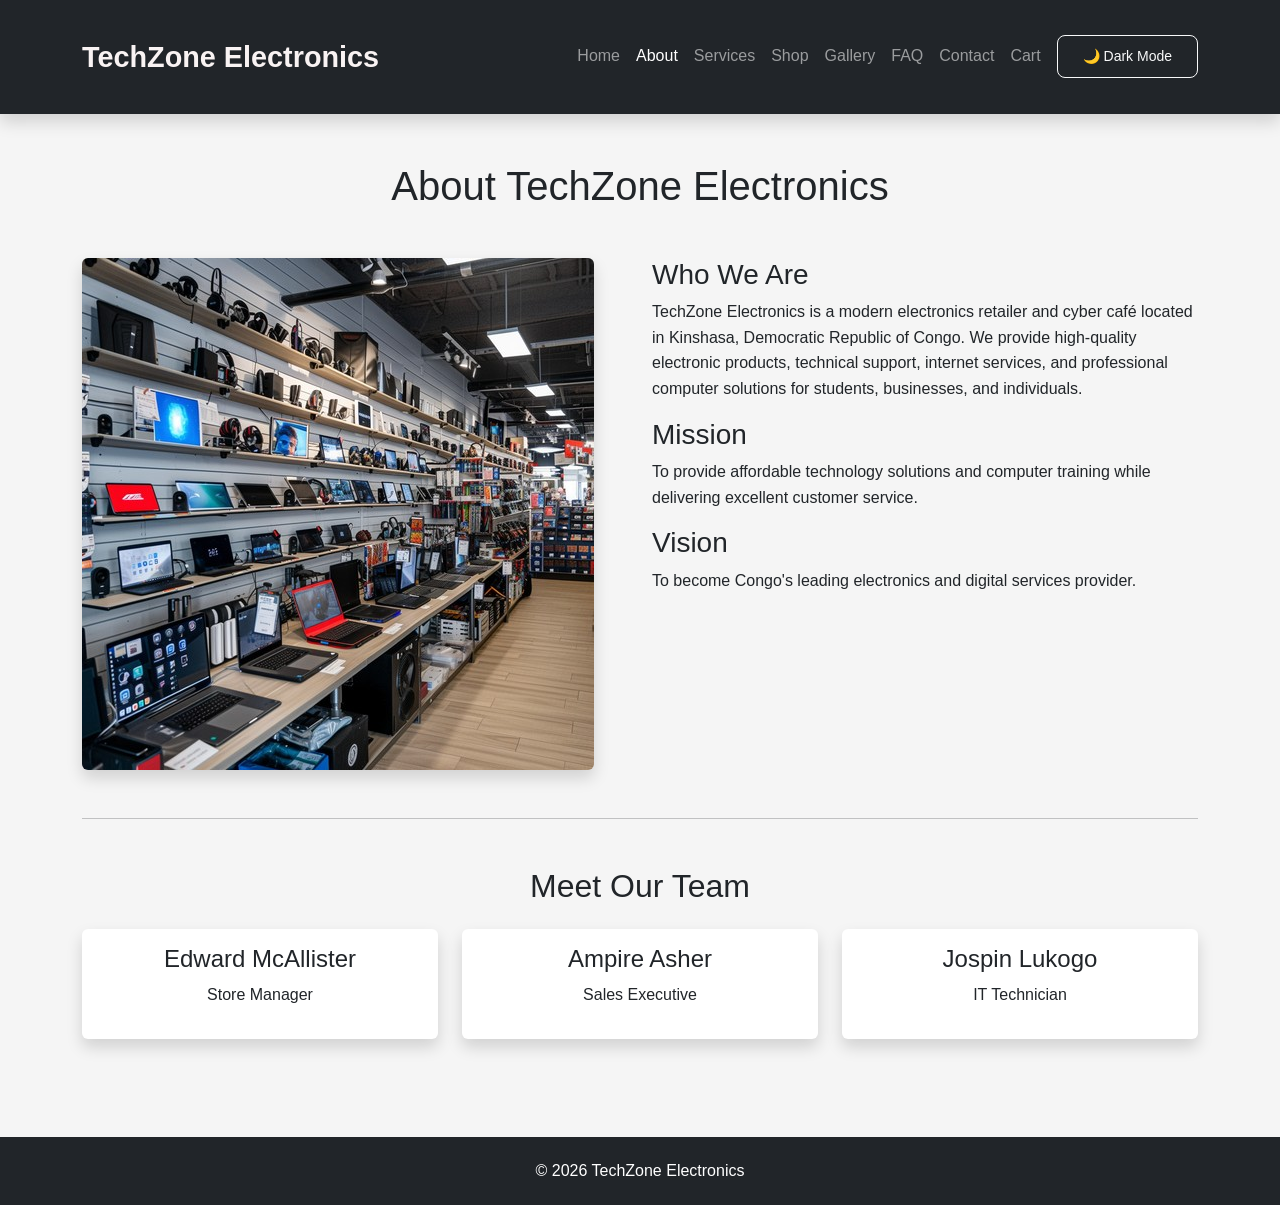
<file: About.html>
<!DOCTYPE html>
<html lang="en">

<head>

    <meta charset="UTF-8">
    <meta name="viewport" content="width=device-width, initial-scale=1.0">

    <title>About | TechZone Electronics</title>

    <link href="https://cdn.jsdelivr.net/npm/bootstrap@5.3.3/dist/css/bootstrap.min.css" rel="stylesheet">

    <link rel="stylesheet" href="css/style.css">

</head>

<body>

    <nav class="navbar navbar-expand-lg navbar-dark bg-dark shadow">

        <div class="container">

            <a class="navbar-brand fw-bold" href="index.html">
                TechZone Electronics
            </a>

            <button
                class="navbar-toggler"
                data-bs-toggle="collapse"
                data-bs-target="#menu">

                <span class="navbar-toggler-icon"></span>

            </button>

            <div class="collapse navbar-collapse" id="menu">

                <ul class="navbar-nav ms-auto">

                    <li class="nav-item">
                        <a class="nav-link" href="index.html">Home</a>
                    </li>

                    <li class="nav-item">
                        <a class="nav-link active" href="about.html">About</a>
                    </li>

                    <li class="nav-item">
                        <a class="nav-link" href="services.html">Services</a>
                    </li>

                    <li class="nav-item">
                        <a class="nav-link" href="shop.html">Shop</a>
                    </li>

                    <li class="nav-item">
                        <a class="nav-link" href="gallery.html">Gallery</a>
                    </li>

                    <li class="nav-item">
                        <a class="nav-link" href="faq.html">FAQ</a>
                    </li>

                    <li class="nav-item">
                        <a class="nav-link" href="contact.html">Contact</a>
                    </li>

                    <li class="nav-item">
                        <a class="nav-link" href="cart.html">Cart</a>
                    </li>

                    <li class="nav-item">
                        <button
                            id="darkModeBtn"
                            class="btn btn-outline-light btn-sm ms-2">
                            🌙 Dark Mode
                        </button>
                    </li>

                </ul>

            </div>

        </div>

    </nav>

    <div class="container py-5">

        <h1 class="text-center mb-5">
            About TechZone Electronics
        </h1>

        <div class="row">

            <div class="col-lg-6">

                <img
                    src="Images/electronics-store-interior-stockcake.jpg"
                    class="img-fluid rounded shadow"
                    alt="TechZone Electronics">

            </div>

            <div class="col-lg-6">

                <h3>Who We Are</h3>

                <p>
                    TechZone Electronics is a modern electronics retailer and cyber café
                    located in Kinshasa, Democratic Republic of Congo. We provide
                    high-quality electronic products, technical support, internet services,
                    and professional computer solutions for students, businesses, and
                    individuals.
                </p>

                <h3>Mission</h3>

                <p>
                    To provide affordable technology solutions and computer training while
                    delivering excellent customer service.
                </p>

                <h3>Vision</h3>

                <p>
                    To become Congo's leading electronics and digital services provider.
                </p>

            </div>

        </div>

        <hr class="my-5">

        <h2 class="text-center mb-4">
            Meet Our Team
        </h2>

        <div class="row text-center">

            <div class="col-md-4">

                <div class="card shadow">

                    <div class="card-body">

                        <h4>Edward McAllister</h4>

                        <p>Store Manager</p>

                    </div>

                </div>

            </div>

            <div class="col-md-4">

                <div class="card shadow">

                    <div class="card-body">

                        <h4>Ampire Asher</h4>

                        <p>Sales Executive</p>

                    </div>

                </div>

            </div>

            <div class="col-md-4">

                <div class="card shadow">

                    <div class="card-body">

                        <h4>Jospin Lukogo</h4>

                        <p>IT Technician</p>

                    </div>

                </div>

            </div>

        </div>

    </div>

    <footer class="bg-dark text-white text-center py-3">

        <p>&copy; 2026 TechZone Electronics</p>

    </footer>

    <script src="https://cdn.jsdelivr.net/npm/bootstrap@5.3.3/dist/js/bootstrap.bundle.min.js"></script>

    <script src="js/script.js"></script>

</body>

</html>
</file>
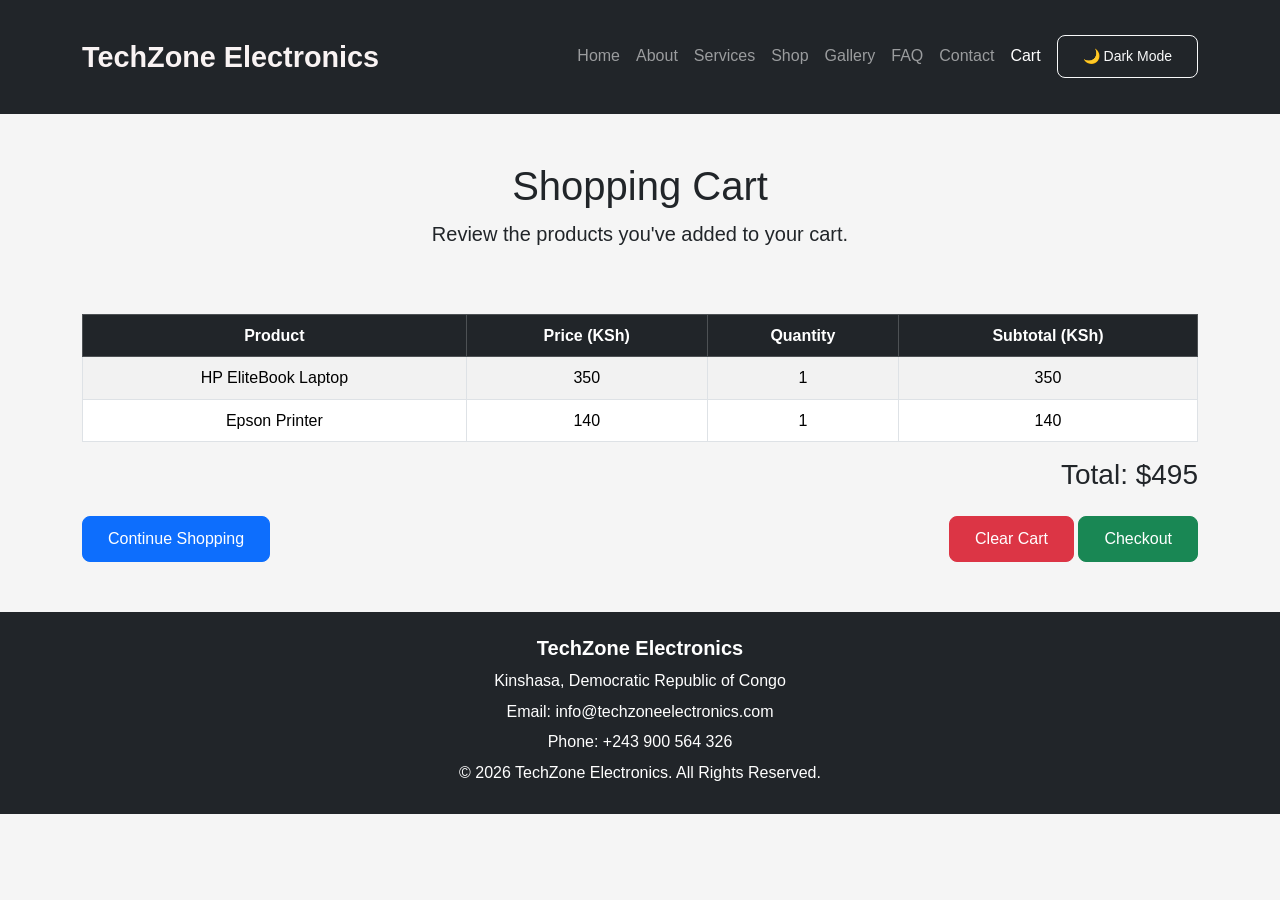
<file: Cart.html>
<!DOCTYPE html>
<html lang="en">

<head>

    <meta charset="UTF-8">
    <meta name="viewport" content="width=device-width, initial-scale=1.0">

    <title>Shopping Cart | TechZone Electronics</title>

    <link href="https://cdn.jsdelivr.net/npm/bootstrap@5.3.3/dist/css/bootstrap.min.css" rel="stylesheet">

  
    <link rel="stylesheet" href="css/style.css">

</head>

<body>


    <nav class="navbar navbar-expand-lg navbar-dark bg-dark">

        <div class="container">

            <a class="navbar-brand" href="index.html">
                TechZone Electronics
            </a>

            <button class="navbar-toggler"
                    type="button"
                    data-bs-toggle="collapse"
                    data-bs-target="#navbarNav">

                <span class="navbar-toggler-icon"></span>

            </button>

            <div class="collapse navbar-collapse" id="navbarNav">

                <ul class="navbar-nav ms-auto">

                    <li class="nav-item">
                        <a class="nav-link" href="index.html">Home</a>
                    </li>

                    <li class="nav-item">
                        <a class="nav-link" href="about.html">About</a>
                    </li>

                    <li class="nav-item">
                        <a class="nav-link" href="services.html">Services</a>
                    </li>

                    <li class="nav-item">
                        <a class="nav-link" href="shop.html">Shop</a>
                    </li>

                    <li class="nav-item">
                        <a class="nav-link" href="gallery.html">Gallery</a>
                    </li>

                    <li class="nav-item">
                        <a class="nav-link" href="faq.html">FAQ</a>
                    </li>

                    <li class="nav-item">
                        <a class="nav-link" href="contact.html">Contact</a>
                    </li>

                    <li class="nav-item">
                        <a class="nav-link active" href="cart.html">Cart</a>
                    </li>
                    <li class="nav-item">
                         <button id="darkModeBtn" class="btn btn-outline-light btn-sm ms-2">
                            🌙 Dark Mode
                        </button>
                    </li>

                </ul>

            </div>

        </div>

    </nav>

    

    <div class="container text-center py-5">

        <h1>Shopping Cart</h1>

        <p class="lead">
            Review the products you've added to your cart.
        </p>

    </div>

  

    <div class="container mb-5">

        <div class="table-responsive">

            <table class="table table-bordered table-striped text-center">

                <thead class="table-dark">

                    <tr>

                        <th>Product</th>
                        <th>Price (KSh)</th>
                        <th>Quantity</th>
                        <th>Subtotal (KSh)</th>

                    </tr>

                </thead>

                <tbody id="cartTable">

                    <tr>

                        <td>HP EliteBook Laptop</td>

                        <td>350</td>

                        <td>1</td>

                        <td>350</td>

                    </tr>

                    <tr>

                        <td>Epson Printer</td>

                        <td>140</td>

                        <td>1</td>

                        <td>140</td>

                    </tr>

                </tbody>

            </table>

        </div>


        <div class="text-end">

            <h3>

                Total:
                <span id="cartTotal">
                    $495
                </span>

            </h3>

        </div>


        <div class="mt-4 d-flex justify-content-between">

            <a href="shop.html" class="btn btn-primary">

                Continue Shopping

            </a>

            <div>

                <button
                    class="btn btn-danger"
                    id="clearCart">

                    Clear Cart

                </button>

                <button
                    class="btn btn-success"
                    id="checkout">

                    Checkout

                </button>

            </div>

        </div>

    </div>



    <footer class="bg-dark text-white text-center p-4">

        <h5>TechZone Electronics</h5>

        <p>Kinshasa, Democratic Republic of Congo</p>

        <p>Email: info@techzoneelectronics.com</p>

        <p>Phone: +243 900 564 326</p>

        <p>&copy; 2026 TechZone Electronics. All Rights Reserved.</p>

    </footer>

    

    <script src="https://cdn.jsdelivr.net/npm/bootstrap@5.3.3/dist/js/bootstrap.bundle.min.js"></script>


    <script src="js/script.js"></script>

</body>

</html>
</file>
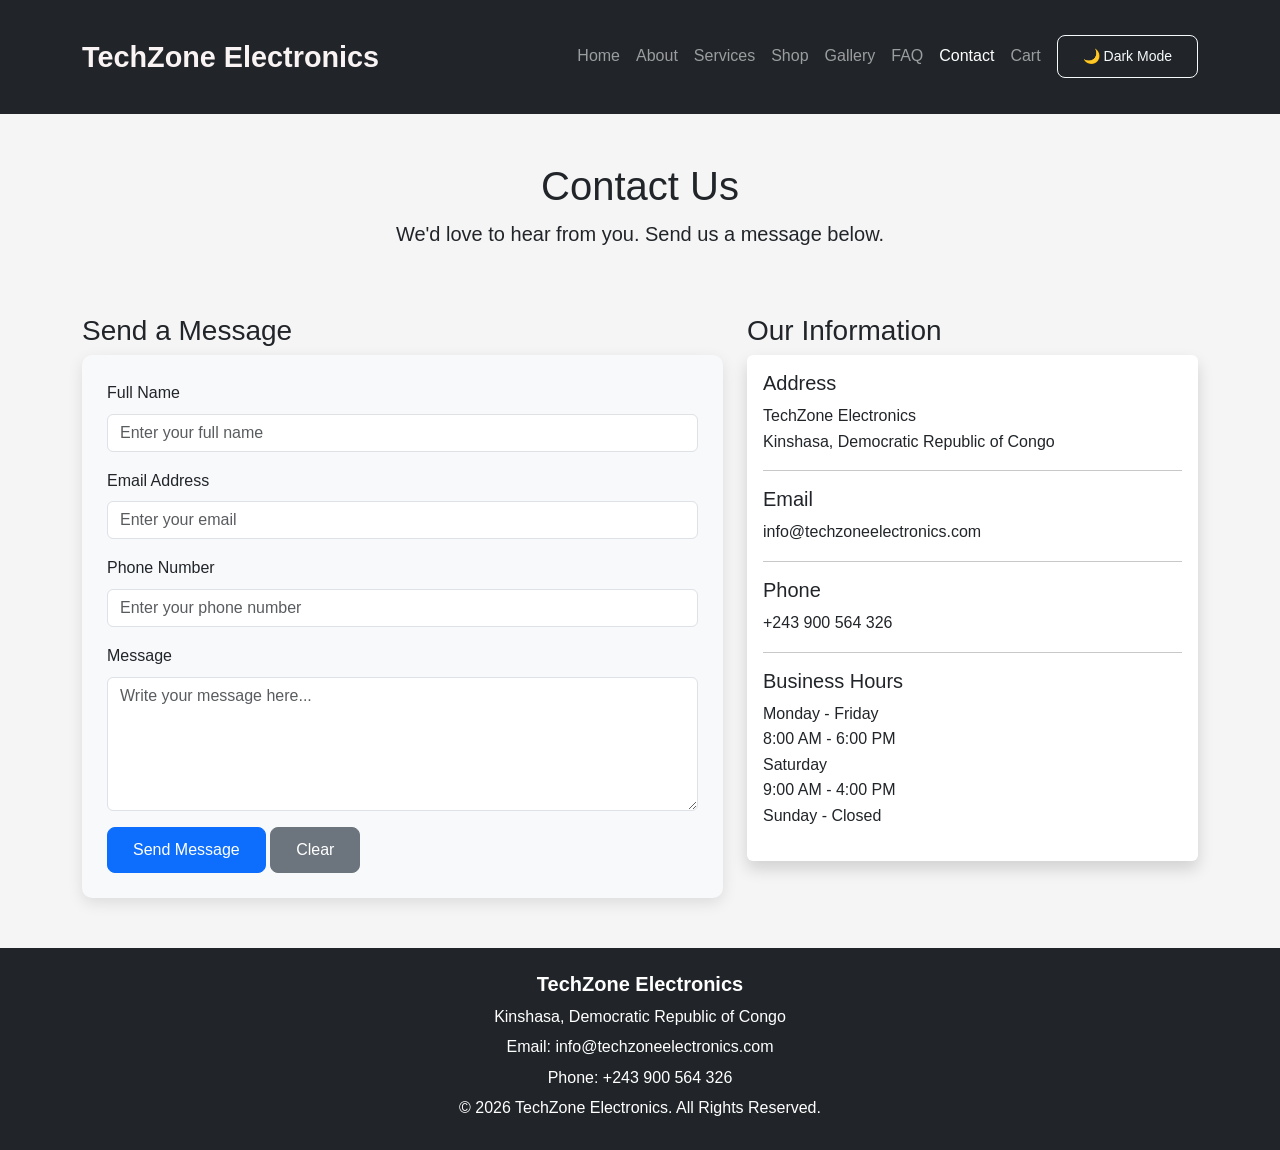
<file: Contact.html>
<!DOCTYPE html>
<html lang="en">

<head>

    <meta charset="UTF-8">
    <meta name="viewport" content="width=device-width, initial-scale=1.0">

    <title>Contact Us | TechZone Electronics</title>

   
    <link href="https://cdn.jsdelivr.net/npm/bootstrap@5.3.3/dist/css/bootstrap.min.css" rel="stylesheet">

    
    <link rel="stylesheet" href="css/style.css">

</head>

<body>

    

    <nav class="navbar navbar-expand-lg navbar-dark bg-dark">

        <div class="container">

            <a class="navbar-brand" href="index.html">
                TechZone Electronics
            </a>

            <button class="navbar-toggler"
                    type="button"
                    data-bs-toggle="collapse"
                    data-bs-target="#navbarNav">

                <span class="navbar-toggler-icon"></span>

            </button>

            <div class="collapse navbar-collapse" id="navbarNav">

                <ul class="navbar-nav ms-auto">

                    <li class="nav-item">
                        <a class="nav-link" href="index.html">Home</a>
                    </li>

                    <li class="nav-item">
                        <a class="nav-link" href="about.html">About</a>
                    </li>

                    <li class="nav-item">
                        <a class="nav-link" href="services.html">Services</a>
                    </li>

                    <li class="nav-item">
                        <a class="nav-link" href="shop.html">Shop</a>
                    </li>

                    <li class="nav-item">
                        <a class="nav-link" href="gallery.html">Gallery</a>
                    </li>

                    <li class="nav-item">
                        <a class="nav-link" href="faq.html">FAQ</a>
                    </li>

                    <li class="nav-item">
                        <a class="nav-link active" href="contact.html">Contact</a>
                    </li>

                    <li class="nav-item">
                        <a class="nav-link" href="cart.html">Cart</a>
                    </li>
                    <li class="nav-item">
                        <button
                            id="darkModeBtn"
                            class="btn btn-outline-light btn-sm ms-2">
                            🌙 Dark Mode
                        </button>
                    </li>

                </ul>

            </div>

        </div>

    </nav>



    <div class="container py-5 text-center">

        <h1>Contact Us</h1>

        <p class="lead">
            We'd love to hear from you. Send us a message below.
        </p>

    </div>

   
    <div class="container mb-5">

        <div class="row">


            <div class="col-md-7">

                <h3>Send a Message</h3>

<form id="contactForm">

    <div class="mb-3">

        <label class="form-label">Full Name</label>

        <input
            type="text"
            class="form-control"
            id="name"
            placeholder="Enter your full name">

        <span id="nameError" class="text-danger"></span>

    </div>

    <div class="mb-3">

        <label class="form-label">Email Address</label>

        <input
            type="email"
            class="form-control"
            id="email"
            placeholder="Enter your email">

        <span id="emailError" class="text-danger"></span>

    </div>

    <div class="mb-3">

        <label class="form-label">Phone Number</label>

        <input
            type="tel"
            class="form-control"
            id="phone"
            placeholder="Enter your phone number">

        <span id="phoneError" class="text-danger"></span>

    </div>

    <div class="mb-3">

        <label class="form-label">Message</label>

        <textarea
            class="form-control"
            id="message"
            rows="5"
            placeholder="Write your message here..."></textarea>

        <span id="messageError" class="text-danger"></span>

    </div>

    <button type="submit" class="btn btn-primary">
        Send Message
    </button>

    <button type="reset" class="btn btn-secondary">
        Clear
    </button>

            </form>



            </div>

     

            <div class="col-md-5">

                <h3>Our Information</h3>

                <div class="card shadow">

                    <div class="card-body">

                        <h5>Address</h5>

                        <p>
                            TechZone Electronics<br>
                            Kinshasa, Democratic Republic of Congo
                        </p>

                        <hr>

                        <h5>Email</h5>

                        <p>
                            info@techzoneelectronics.com
                        </p>

                        <hr>

                        <h5>Phone</h5>

                        <p>
                            +243 900 564 326
                        </p>

                        <hr>

                        <h5>Business Hours</h5>

                        <p>

                            Monday - Friday<br>
                            8:00 AM - 6:00 PM<br>
                            Saturday<br>
                            9:00 AM - 4:00 PM<br>
                            Sunday - Closed 

                        </p>

                    </div>

                </div>

            </div>

        </div>

    </div>



    <footer class="bg-dark text-white text-center p-4">

        <h5>TechZone Electronics</h5>

        <p>Kinshasa, Democratic Republic of Congo</p>

        <p>Email: info@techzoneelectronics.com</p>

        <p>Phone: +243 900 564 326</p>

        <p>&copy; 2026 TechZone Electronics. All Rights Reserved.</p>

    </footer>


    <script src="https://cdn.jsdelivr.net/npm/bootstrap@5.3.3/dist/js/bootstrap.bundle.min.js"></script>

   

    <script src="js/script.js"></script>

</body>

</html>
</file>
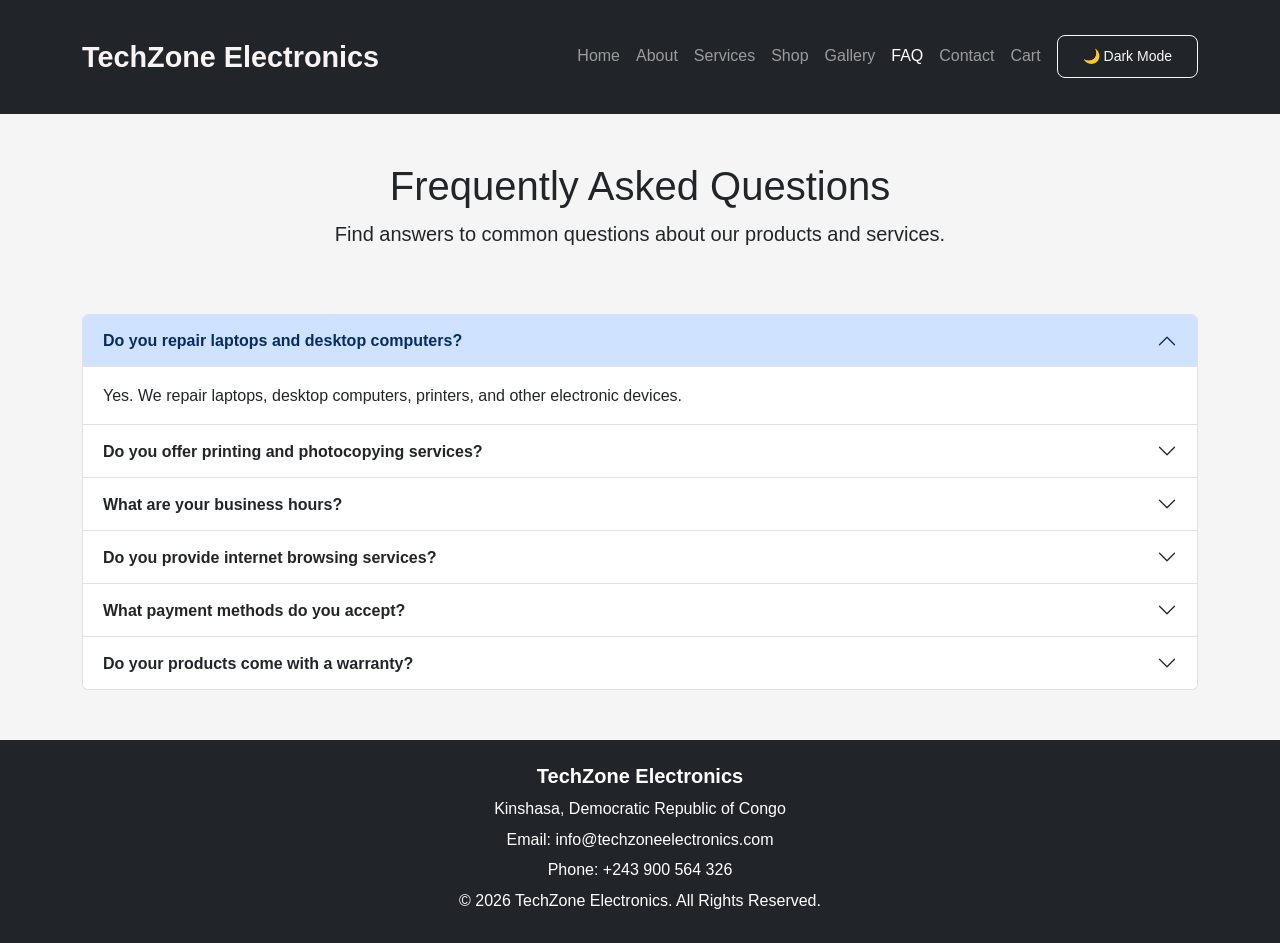
<file: FAQ.html>
<!DOCTYPE html>
<html lang="en">

<head>

    <meta charset="UTF-8">
    <meta name="viewport" content="width=device-width, initial-scale=1.0">

    <title>FAQ | TechZone Electronics</title>

    <link href="https://cdn.jsdelivr.net/npm/bootstrap@5.3.3/dist/css/bootstrap.min.css" rel="stylesheet">

    <link rel="stylesheet" href="css/style.css">

</head>

<body>

    

    <nav class="navbar navbar-expand-lg navbar-dark bg-dark">

        <div class="container">

            <a class="navbar-brand" href="index.html">
                TechZone Electronics
            </a>

            <button class="navbar-toggler"
                    type="button"
                    data-bs-toggle="collapse"
                    data-bs-target="#navbarNav">

                <span class="navbar-toggler-icon"></span>

            </button>

            <div class="collapse navbar-collapse" id="navbarNav">

                <ul class="navbar-nav ms-auto">

                    <li class="nav-item">
                        <a class="nav-link" href="index.html">Home</a>
                    </li>

                    <li class="nav-item">
                        <a class="nav-link" href="about.html">About</a>
                    </li>

                    <li class="nav-item">
                        <a class="nav-link" href="services.html">Services</a>
                    </li>

                    <li class="nav-item">
                        <a class="nav-link" href="shop.html">Shop</a>
                    </li>

                    <li class="nav-item">
                        <a class="nav-link" href="gallery.html">Gallery</a>
                    </li>

                    <li class="nav-item">
                        <a class="nav-link active" href="faq.html">FAQ</a>
                    </li>

                    <li class="nav-item">
                        <a class="nav-link" href="contact.html">Contact</a>
                    </li>

                    <li class="nav-item">
                        <a class="nav-link" href="cart.html">Cart</a>
                    </li>
                    <li class="nav-item">
                        <button
                            id="darkModeBtn"
                            class="btn btn-outline-light btn-sm ms-2">
                            🌙 Dark Mode
                        </button>
                    </li>

                </ul>

            </div>

        </div>

    </nav>



    <div class="container text-center py-5">

        <h1>Frequently Asked Questions</h1>

        <p class="lead">
            Find answers to common questions about our products and services.
        </p>

    </div>



    <div class="container mb-5">

        <div class="accordion" id="faqAccordion">



            <div class="accordion-item">

                <h2 class="accordion-header">

                    <button class="accordion-button"
                            type="button"
                            data-bs-toggle="collapse"
                            data-bs-target="#faq1">

                        Do you repair laptops and desktop computers?

                    </button>

                </h2>

                <div id="faq1"
                     class="accordion-collapse collapse show"
                     data-bs-parent="#faqAccordion">

                    <div class="accordion-body">

                        Yes. We repair laptops, desktop computers, printers,
                        and other electronic devices.

                    </div>

                </div>

            </div>

        

            <div class="accordion-item">

                <h2 class="accordion-header">

                    <button class="accordion-button collapsed"
                            type="button"
                            data-bs-toggle="collapse"
                            data-bs-target="#faq2">

                        Do you offer printing and photocopying services?

                    </button>

                </h2>

                <div id="faq2"
                     class="accordion-collapse collapse"
                     data-bs-parent="#faqAccordion">

                    <div class="accordion-body">

                        Yes. We provide colour printing, black & white printing,
                        photocopying, scanning, and document binding.

                    </div>

                </div>

            </div>


            <div class="accordion-item">

                <h2 class="accordion-header">

                    <button class="accordion-button collapsed"
                            type="button"
                            data-bs-toggle="collapse"
                            data-bs-target="#faq3">

                        What are your business hours?

                    </button>

                </h2>

                <div id="faq3"
                     class="accordion-collapse collapse"
                     data-bs-parent="#faqAccordion">

                    <div class="accordion-body">

                        We are open Monday to Saturday from 8:00 AM to 6:00 PM.

                    </div>

                </div>

            </div>



            <div class="accordion-item">

                <h2 class="accordion-header">

                    <button class="accordion-button collapsed"
                            type="button"
                            data-bs-toggle="collapse"
                            data-bs-target="#faq4">

                        Do you provide internet browsing services?

                    </button>

                </h2>

                <div id="faq4"
                     class="accordion-collapse collapse"
                     data-bs-parent="#faqAccordion">

                    <div class="accordion-body">

                        Yes. Our cyber café offers fast internet,
                        online applications, printing, and scanning services.

                    </div>

                </div>

            </div>

          

            <div class="accordion-item">

                <h2 class="accordion-header">

                    <button class="accordion-button collapsed"
                            type="button"
                            data-bs-toggle="collapse"
                            data-bs-target="#faq5">

                        What payment methods do you accept?

                    </button>

                </h2>

                <div id="faq5"
                     class="accordion-collapse collapse"
                     data-bs-parent="#faqAccordion">

                    <div class="accordion-body">

                        We accept cash, M-Pesa, debit cards, and major credit cards.

                    </div>

                </div>

            </div>

    

            <div class="accordion-item">

                <h2 class="accordion-header">

                    <button class="accordion-button collapsed"
                            type="button"
                            data-bs-toggle="collapse"
                            data-bs-target="#faq6">

                        Do your products come with a warranty?

                    </button>

                </h2>

                <div id="faq6"
                     class="accordion-collapse collapse"
                     data-bs-parent="#faqAccordion">

                    <div class="accordion-body">

                        Yes. Most products include a manufacturer's warranty.
                        Warranty periods vary depending on the product.

                    </div>

                </div>

            </div>

        </div>

    </div>

    

    <footer class="bg-dark text-white text-center p-4">

        <h5>TechZone Electronics</h5>

        <p>Kinshasa, Democratic Republic of Congo</p>

        <p>Email: info@techzoneelectronics.com</p>

        <p>Phone: +243 900 564 326</p>

        <p>&copy; 2026 TechZone Electronics. All Rights Reserved.</p>

    </footer>

    <script src="https://cdn.jsdelivr.net/npm/bootstrap@5.3.3/dist/js/bootstrap.bundle.min.js"></script>

    <script src="js/script.js"></script>

</body>

</html>
</file>
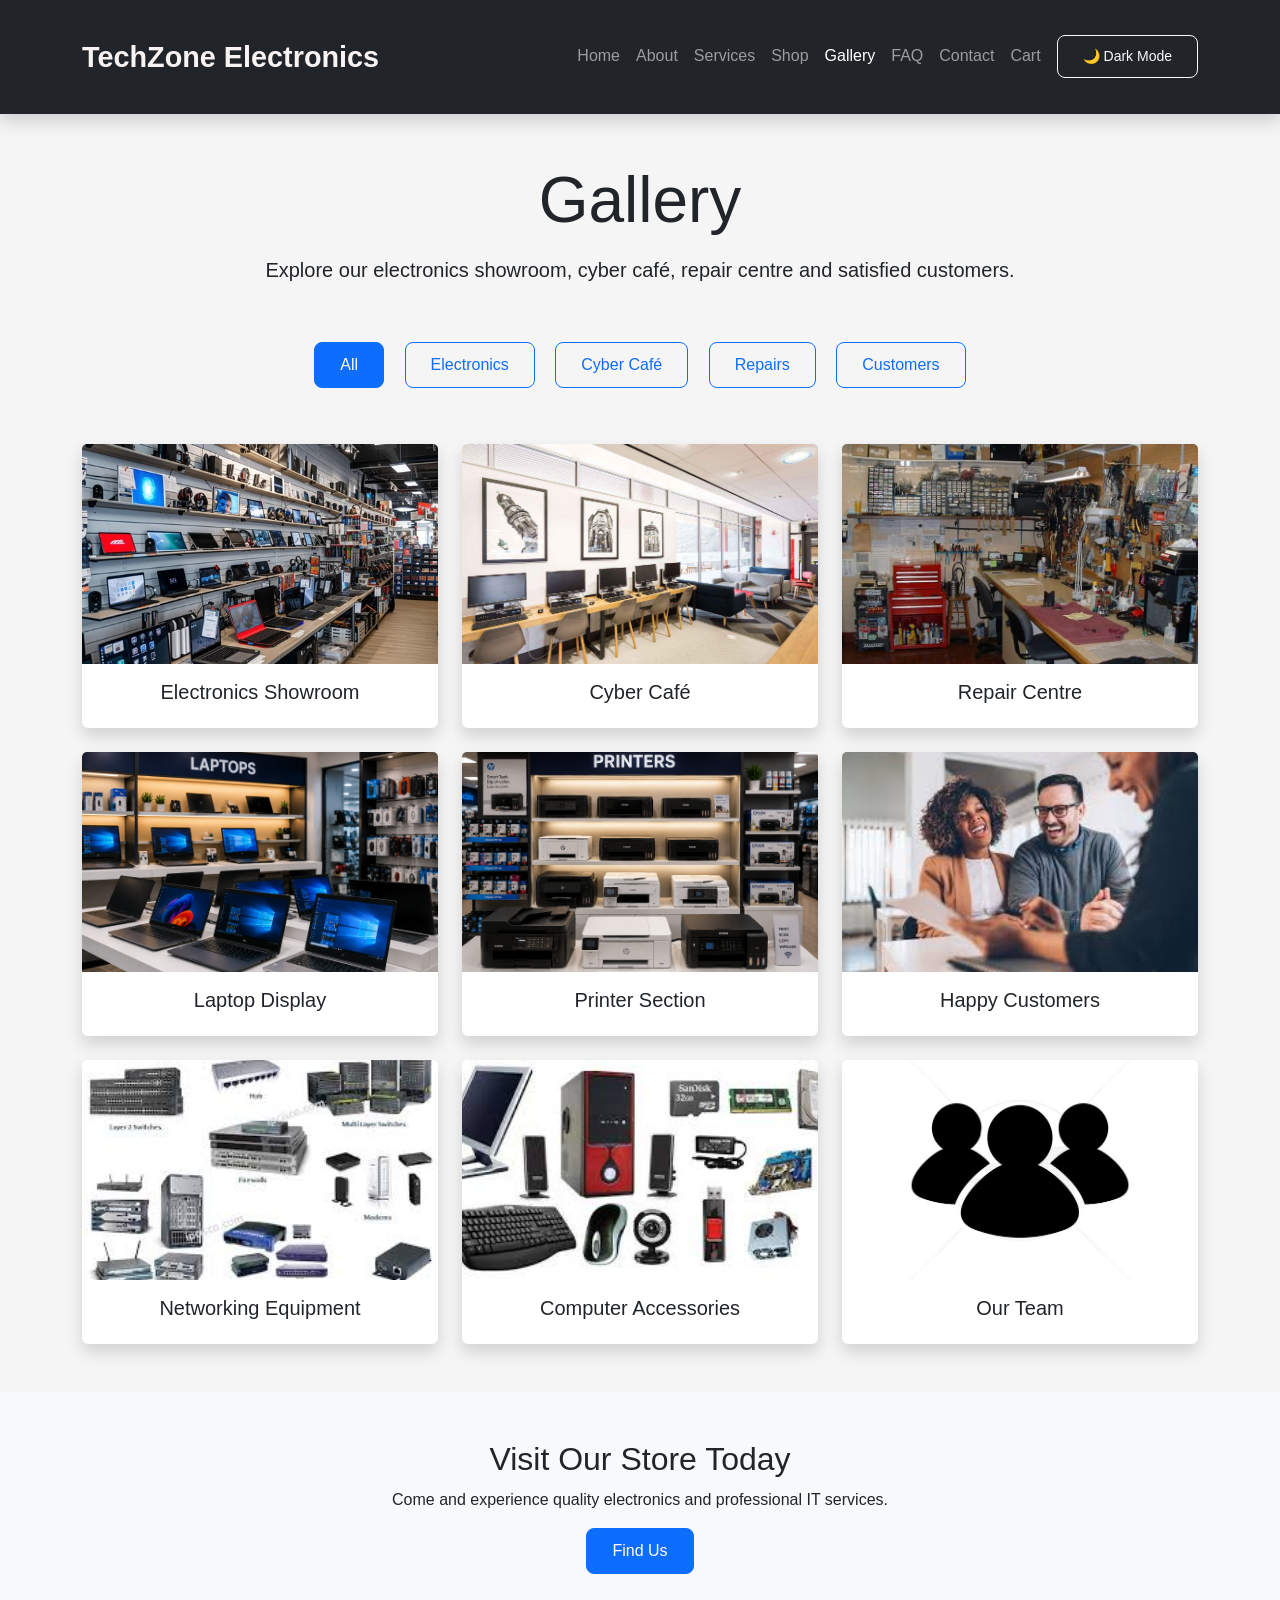
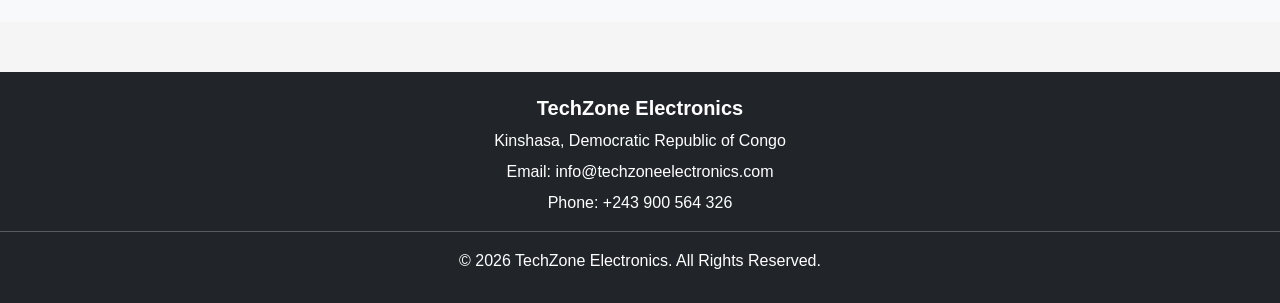
<file: Gallery.html>
<!DOCTYPE html>
<html lang="en">

<head>

    <meta charset="UTF-8">
    <meta name="viewport" content="width=device-width, initial-scale=1.0">

    <title>Gallery | TechZone Electronics</title>

    <link href="https://cdn.jsdelivr.net/npm/bootstrap@5.3.3/dist/css/bootstrap.min.css" rel="stylesheet">

    <link rel="stylesheet" href="css/style.css">

</head>

<body>

    <nav class="navbar navbar-expand-lg navbar-dark bg-dark shadow">

        <div class="container">

            <a class="navbar-brand fw-bold" href="index.html">
                TechZone Electronics
            </a>

            <button class="navbar-toggler"
                type="button"
                data-bs-toggle="collapse"
                data-bs-target="#navbarNav">

                <span class="navbar-toggler-icon"></span>

            </button>

            <div class="collapse navbar-collapse" id="navbarNav">

                <ul class="navbar-nav ms-auto">

                    <li class="nav-item">
                        <a class="nav-link" href="index.html">Home</a>
                    </li>

                    <li class="nav-item">
                        <a class="nav-link" href="about.html">About</a>
                    </li>

                    <li class="nav-item">
                        <a class="nav-link" href="services.html">Services</a>
                    </li>

                    <li class="nav-item">
                        <a class="nav-link" href="shop.html">Shop</a>
                    </li>

                    <li class="nav-item">
                        <a class="nav-link active" href="gallery.html">Gallery</a>
                    </li>

                    <li class="nav-item">
                        <a class="nav-link" href="faq.html">FAQ</a>
                    </li>

                    <li class="nav-item">
                        <a class="nav-link" href="contact.html">Contact</a>
                    </li>

                    <li class="nav-item">
                        <a class="nav-link" href="cart.html">Cart</a>
                    </li>
                    <li class="nav-item">
                        <button
                            id="darkModeBtn"
                            class="btn btn-outline-light btn-sm ms-2">
                            🌙 Dark Mode
                        </button>
                    </li>

                </ul>

            </div>

        </div>

    </nav>

    <div class="container py-5">

        <h1 class="display-3 text-center mb-3">
            Gallery
        </h1>

        <p class="lead text-center mb-5">
            Explore our electronics showroom, cyber café, repair centre and satisfied customers.
        </p>

        <div class="text-center mb-5">

            <button class="btn btn-primary m-2">All</button>

            <button class="btn btn-outline-primary m-2">Electronics</button>

            <button class="btn btn-outline-primary m-2">Cyber Café</button>

            <button class="btn btn-outline-primary m-2">Repairs</button>

            <button class="btn btn-outline-primary m-2">Customers</button>

        </div>

        <div class="row g-4">

            <div class="col-lg-4 col-md-6">

                <div class="card shadow">

                    <img src="Images/electronics-store-interior-stockcake.jpg"
                        class="card-img-top"
                        alt="Store">

                    <div class="card-body">

                        <h5 class="text-center">
                            Electronics Showroom
                        </h5>

                    </div>

                </div>

            </div>

            <div class="col-lg-4 col-md-6">

                <div class="card shadow">

                    <img src="Images/Cyber.jpg"
                        class="card-img-top"
                        alt="Cafe">

                    <div class="card-body">

                        <h5 class="text-center">
                            Cyber Café
                        </h5>

                    </div>

                </div>

            </div>

            <div class="col-lg-4 col-md-6">

                <div class="card shadow">

                    <img src="Images/Repair_Center.jpg"
                        class="card-img-top"
                        alt="Repair">

                    <div class="card-body">

                        <h5 class="text-center">
                            Repair Centre
                        </h5>

                    </div>

                </div>

            </div>

            <div class="col-lg-4 col-md-6">

                <div class="card shadow">

                    <img src="Images/Laptop-display.png"
                        class="card-img-top"
                        alt="Laptops">

                    <div class="card-body">

                        <h5 class="text-center">
                            Laptop Display
                        </h5>

                    </div>

                </div>

            </div>

            <div class="col-lg-4 col-md-6">

                <div class="card shadow">

                    <img src="Images/Printer-Section.png"
                        class="card-img-top"
                        alt="Printers">

                    <div class="card-body">

                        <h5 class="text-center">
                            Printer Section
                        </h5>

                    </div>

                </div>

            </div>

            <div class="col-lg-4 col-md-6">

                <div class="card shadow">

                    <img src="Images/Customer.jpg"
                        class="card-img-top"
                        alt="Customers">

                    <div class="card-body">

                        <h5 class="text-center">
                            Happy Customers
                        </h5>

                    </div>

                </div>

            </div>

            <div class="col-lg-4 col-md-6">

                <div class="card shadow">

                    <img src="Images/Networking-equipement.jpg"
                        class="card-img-top">

                    <div class="card-body">

                        <h5 class="text-center">
                            Networking Equipment
                        </h5>

                    </div>

                </div>

            </div>

            <div class="col-lg-4 col-md-6">

                <div class="card shadow">

                    <img src="Images/Computer-Accessorie.jpg"
                        class="card-img-top">

                    <div class="card-body">

                        <h5 class="text-center">
                            Computer Accessories
                        </h5>

                    </div>

                </div>

            </div>

            <div class="col-lg-4 col-md-6">

                <div class="card shadow">

                    <img src="Images/team.jpg"
                        class="card-img-top">

                    <div class="card-body">

                        <h5 class="text-center">
                            Our Team
                        </h5>

                    </div>

                </div>

            </div>

        </div>

    </div>

    <section class="bg-light py-5">

        <div class="container text-center">

            <h2>
                Visit Our Store Today
            </h2>

            <p>
                Come and experience quality electronics and professional IT services.
            </p>

            <a href="contact.html"
                class="btn btn-primary">
                Find Us
            </a>

        </div>

    </section>

    <footer class="bg-dark text-white text-center py-4">

      
        <h5>TechZone Electronics</h5>

        <p>Kinshasa, Democratic Republic of Congo</p>

        <p>Email: info@techzoneelectronics.com</p>

        <p>Phone: +243 900 564 326</p>

        <hr>

        <p>
            © 2026 TechZone Electronics. All Rights Reserved.
        </p>

    </footer>

    <script src="https://cdn.jsdelivr.net/npm/bootstrap@5.3.3/dist/js/bootstrap.bundle.min.js"></script>

    <script src="js/script.js"></script>

</body>

</html>
</file>
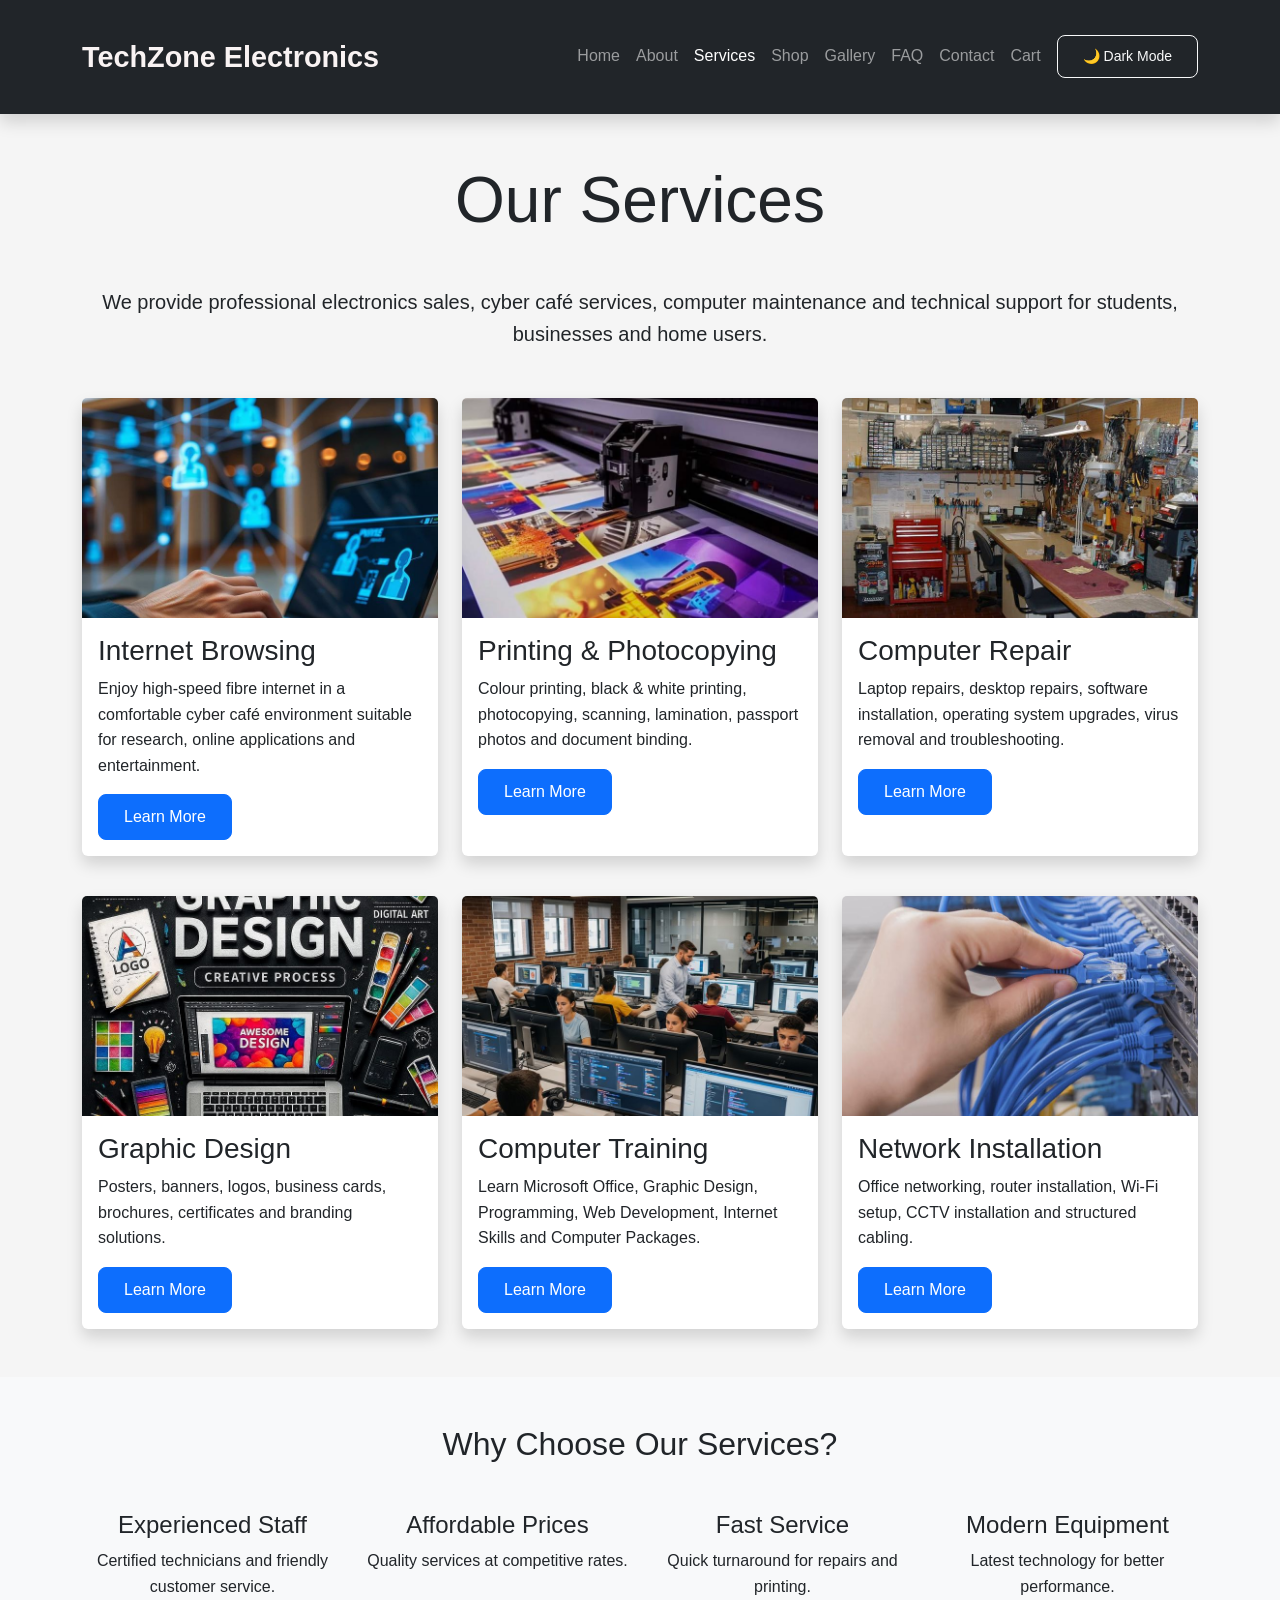
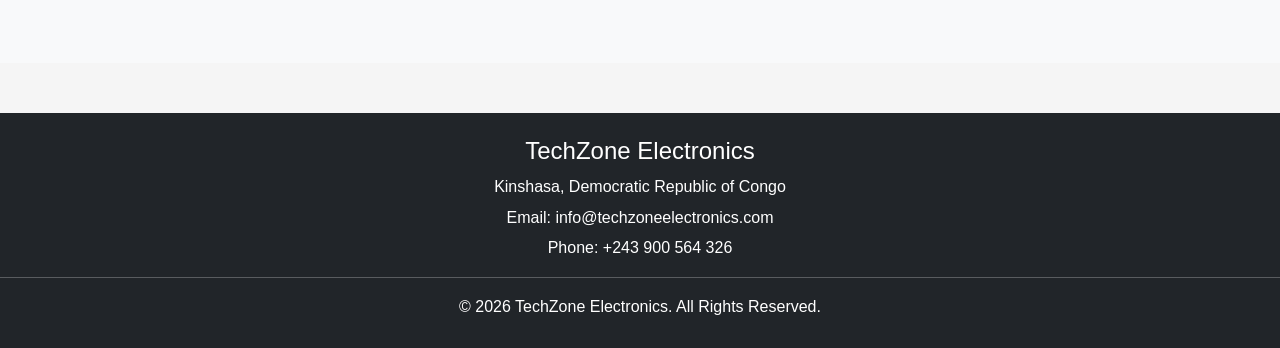
<file: Services.html>
<!DOCTYPE html>
<html lang="en">

<head>

    <meta charset="UTF-8">
    <meta name="viewport" content="width=device-width, initial-scale=1.0">

    <title>Services | TechZone Electronics</title>


    <link href="https://cdn.jsdelivr.net/npm/bootstrap@5.3.3/dist/css/bootstrap.min.css" rel="stylesheet">

   
    <link rel="stylesheet" href="css/style.css">

</head>

<body>

  

    <nav class="navbar navbar-expand-lg navbar-dark bg-dark shadow">

        <div class="container">

            <a class="navbar-brand fw-bold" href="index.html">
                TechZone Electronics
            </a>

            <button class="navbar-toggler"
                    type="button"
                    data-bs-toggle="collapse"
                    data-bs-target="#navbarNav">

                <span class="navbar-toggler-icon"></span>

            </button>

            <div class="collapse navbar-collapse" id="navbarNav">

                <ul class="navbar-nav ms-auto">

                    <li class="nav-item">
                        <a class="nav-link" href="index.html">Home</a>
                    </li>

                    <li class="nav-item">
                        <a class="nav-link" href="about.html">About</a>
                    </li>

                    <li class="nav-item">
                        <a class="nav-link active" href="services.html">Services</a>
                    </li>

                    <li class="nav-item">
                        <a class="nav-link" href="shop.html">Shop</a>
                    </li>

                    <li class="nav-item">
                        <a class="nav-link" href="gallery.html">Gallery</a>
                    </li>

                    <li class="nav-item">
                        <a class="nav-link" href="faq.html">FAQ</a>
                    </li>

                    <li class="nav-item">
                        <a class="nav-link" href="contact.html">Contact</a>
                    </li>

                    <li class="nav-item">
                        <a class="nav-link" href="cart.html">
                            Cart
                        </a>
                    </li>
                    <li class="nav-item">
                         <button id="darkModeBtn" class="btn btn-outline-light btn-sm ms-2">
                            🌙 Dark Mode
                        </button>
                    </li>

                </ul>

            </div>

        </div>

    </nav>



    <div class="container py-5">

        <h1 class="display-3 text-center mb-5">
            Our Services
        </h1>

        <p class="lead text-center mb-5">
            We provide professional electronics sales, cyber café services,
            computer maintenance and technical support for students,
            businesses and home users.
        </p>

        

        <div class="row g-4">

            <div class="col-lg-4">

                <div class="card shadow h-100">

                    <img src="Images/Internet-browsing.jpg"
                        class="card-img-top"
                        alt="Internet Browsing">

                    <div class="card-body">

                        <h3 class="card-title">
                            Internet Browsing
                        </h3>

                        <p class="card-text">

                            Enjoy high-speed fibre internet in a comfortable
                            cyber café environment suitable for research,
                            online applications and entertainment.

                        </p>

                        <a href="#" class="btn btn-primary">
                            Learn More
                        </a>

                    </div>

                </div>

            </div>

            <div class="col-lg-4">

                <div class="card shadow h-100">

                    <img src="Images/Printing-and-photocopy.jpg"
                        class="card-img-top"
                        alt="Printing">

                    <div class="card-body">

                        <h3>
                            Printing & Photocopying
                        </h3>

                        <p>

                            Colour printing,
                            black & white printing,
                            photocopying,
                            scanning,
                            lamination,
                            passport photos
                            and document binding.

                        </p>

                        <a href="#" class="btn btn-primary">
                            Learn More
                        </a>

                    </div>

                </div>

            </div>

            <div class="col-lg-4">

                <div class="card shadow h-100">

                    <img src="Images/Repair_Center.jpg"
                        class="card-img-top"
                        alt="Repair">

                    <div class="card-body">

                        <h3>

                            Computer Repair

                        </h3>

                        <p>

                            Laptop repairs,
                            desktop repairs,
                            software installation,
                            operating system upgrades,
                            virus removal
                            and troubleshooting.

                        </p>

                        <a href="#" class="btn btn-primary">

                            Learn More

                        </a>

                    </div>

                </div>

            </div>

        </div>


        <div class="row g-4 mt-3">

            <div class="col-lg-4">

                <div class="card shadow h-100">

                    <img src="Images/Graphic-designer.jpg"
                        class="card-img-top">

                    <div class="card-body">

                        <h3>

                            Graphic Design

                        </h3>

                        <p>

                            Posters,
                            banners,
                            logos,
                            business cards,
                            brochures,
                            certificates
                            and branding solutions.

                        </p>

                        <a href="#" class="btn btn-primary">

                            Learn More

                        </a>

                    </div>

                </div>

            </div>

            <div class="col-lg-4">

                <div class="card shadow h-100">

                    <img src="Images/Computer-training.jpg"
                        class="card-img-top">

                    <div class="card-body">

                        <h3>

                            Computer Training

                        </h3>

                        <p>

                            Learn Microsoft Office,
                            Graphic Design,
                            Programming,
                            Web Development,
                            Internet Skills
                            and Computer Packages.

                        </p>

                        <a href="#" class="btn btn-primary">

                            Learn More

                        </a>

                    </div>

                </div>

            </div>

            <div class="col-lg-4">

                <div class="card shadow h-100">

                    <img src="Images/Network-installation.jpg"
                        class="card-img-top">

                    <div class="card-body">

                        <h3>

                            Network Installation

                        </h3>

                        <p>

                            Office networking,
                            router installation,
                            Wi-Fi setup,
                            CCTV installation
                            and structured cabling.

                        </p>

                        <a href="#" class="btn btn-primary">

                            Learn More

                        </a>

                    </div>

                </div>

            </div>

        </div>

    </div>



    <section class="bg-light py-5">

        <div class="container">

            <h2 class="text-center mb-5">

                Why Choose Our Services?

            </h2>

            <div class="row text-center">

                <div class="col-md-3">

                    <h4>Experienced Staff</h4>

                    <p>Certified technicians and friendly customer service.</p>

                </div>

                <div class="col-md-3">

                    <h4>Affordable Prices</h4>

                    <p>Quality services at competitive rates.</p>

                </div>

                <div class="col-md-3">

                    <h4>Fast Service</h4>

                    <p>Quick turnaround for repairs and printing.</p>

                </div>

                <div class="col-md-3">

                    <h4>Modern Equipment</h4>

                    <p>Latest technology for better performance.</p>

                </div>

            </div>

        </div>

    </section>


    <footer class="bg-dark text-white text-center py-4">

        
        <h4>TechZone Electronics</h4>

        <p>Kinshasa, Democratic Republic of Congo</p>

        <p>Email: info@techzoneelectronics.com</p>

        <p>Phone: +243 900 564 326</p>

        <hr>

        <p>&copy; 2026 TechZone Electronics. All Rights Reserved.</p>

    </footer>

   

    <script src="https://cdn.jsdelivr.net/npm/bootstrap@5.3.3/dist/js/bootstrap.bundle.min.js"></script>
    <script src="js/script.js"></script>
</body>

</html>
</file>
<file: css/style.css>
*{

    margin:0;
    padding:0;
    box-sizing:border-box;

}

body{
    font-family: 'Poppins', Arial, Helvetica, sans-serif;
    line-height: 1.6;
    background-color: #f5f5f5;
}

body{
font-family: 'Poppins', Arial, Helvetica, sans-serif;
line-height: 1.6;
background-color: #f5f5f5;

}

.navbar{
    
    padding: 1.8rem;
}

.navbar-brand{
    font-size: 1.8rem;
    font-weight: 700;
    color: #f9f3f3;
    text-decoration: none;
}
.nav-links{
   margin-left: 15px;
   font-size: 18px;
}
.nav-links:hover{
     color:#0d6efd !important;

}

.hero{
    background-color: #f8f9fa;
    padding: 80px 0;
    
}

.hero h1{
    font-size: 4rem;
    font-weight: bold;
    margin-bottom: 20px;
}

.hero p{
    font-size: 1.3rem;
    margin-bottom: 30px;
}

.hero img{
    width: 100%;
    height: 450px;
    object-fit: cover;
    border-radius: 12px;
    box-shadow: 0 10px 20px rgba(0, 0, 0,.2);
}

.btn{
    
    padding: 10px 25px;
    border-radius: 8px;
    
}

.card{
    transition:.3s;
    border:none;

}
.card:hover{
    transform: translateY(-8px);
    box-shadow: 0 10px 20px rgba(0, 0, 0,.2);
}

.card img{
   
    height: 220px;
    object-fit: cover;
    
}


.products{
    margin-bottom:30px;

}

@searchInput{
   
    margin-bottom: 20px;
}

.filter-btn{
    margin: 5px;
   
}

.gallery img{
    width: 100%;
    height: 250px;
    object-fit: cover;
    border-radius: 10px;
    transition: .3s;    
}
.gallery img:hover{
    transform: scale(1.05);
    
}

.about img{
    width: 100%;
    border-radius: 10px;
   
}

.serrvice-card{
   padding: 20px;
   text-align: center;
}


.accordion-button{
    
    font-weight: bold;
   
}

form{
    background-color: #f8f9fa;
    padding: 25px;
    border-radius: 10px;
    box-shadow: 0 5px 15px rgba(0, 0, 0,.1);

}

form input, form textarea{
   
    margin-bottom: 15px;
    
}

.contact-info{
    background-color: #f8f9fa;
    padding: 25px;
    border-radius: 10px;
    box-shadow: 0 5px 15px rgba(0, 0, 0,.1);
}

table{
    background:white;
    border: 1px solid #ccc;
}

table th{
    
    text-align: center;

}
table td{
    vertical-align: middle;
    
}

footer{
    margin-top: 50px;

}

footer h5{
    font-weight: bold;
   
}
footer p{
    margin: 5px 0;

    
}



@media (max-width:992px){
    .hero{
       text-align: center;
    }
    .hero h1{
        font-size: 3rem;
    }
    .hero img{
        margin-top: 30px;
        height:350px;

    }
}

@media(max-width:768px){
    .hero{
        padding: 50px 0;
    }
    .hero h1{
        font-size: 2.5rem;
    }
    .hero p{
        font-size: 1.1rem;
    }
    .hero img{
        height:100px;
    }
    .card img{
        height: 180px;
    }
    .gallery img{
        height: 180px;
    }
    .navbar-brand{
        font-size: 1.5rem;
    }
}

@media(max-width:576px){
    .hero h1{
        font-size: 2rem;
    }
    .hero p{
        font-size: 1rem;
    }
    .hero img{
        height:250px;
    }
    .btn{
        width: 100%;    
        margin-bottom: 10px;
    }
    .card{
        margin-bottom: 20px;
    }
    .card img{
        height: 150px;
    }
    .gallery img{
        height: 150px;
    }
    table {
        font-size: 14px;
    }
}

/* ==========================
   Dark Mode
========================== */

body.dark-mode{
    background-color:#121212;
    color:white;
}

body.dark-mode .hero{
    background:#1b1b1b;
}

body.dark-mode .container{
    color:white;
}

body.dark-mode .card{
    background:#222;
    color:white;
}

body.dark-mode .card h5,
body.dark-mode .card p,
body.dark-mode .card h4{
    color:white;
}

body.dark-mode .bg-light{
    background:#1b1b1b !important;
}

body.dark-mode footer{
    background:#000 !important;
}

body.dark-mode .navbar{
    background:#000 !important;
}

body.dark-mode input,
body.dark-mode textarea{
    background:#333;
    color:white;
    border:1px solid #555;
}

body.dark-mode input::placeholder,
body.dark-mode textarea::placeholder{
    color:#ccc;
}

body.dark-mode .form-control{
    background:#333;
    color:white;
}

body.dark-mode h1,
body.dark-mode h2,
body.dark-mode h3,
body.dark-mode h4,
body.dark-mode h5,
body.dark-mode h6,
body.dark-mode p,
body.dark-mode label{
    color:white;
}

body.dark-mode a{
    color:white;
}
</file>
